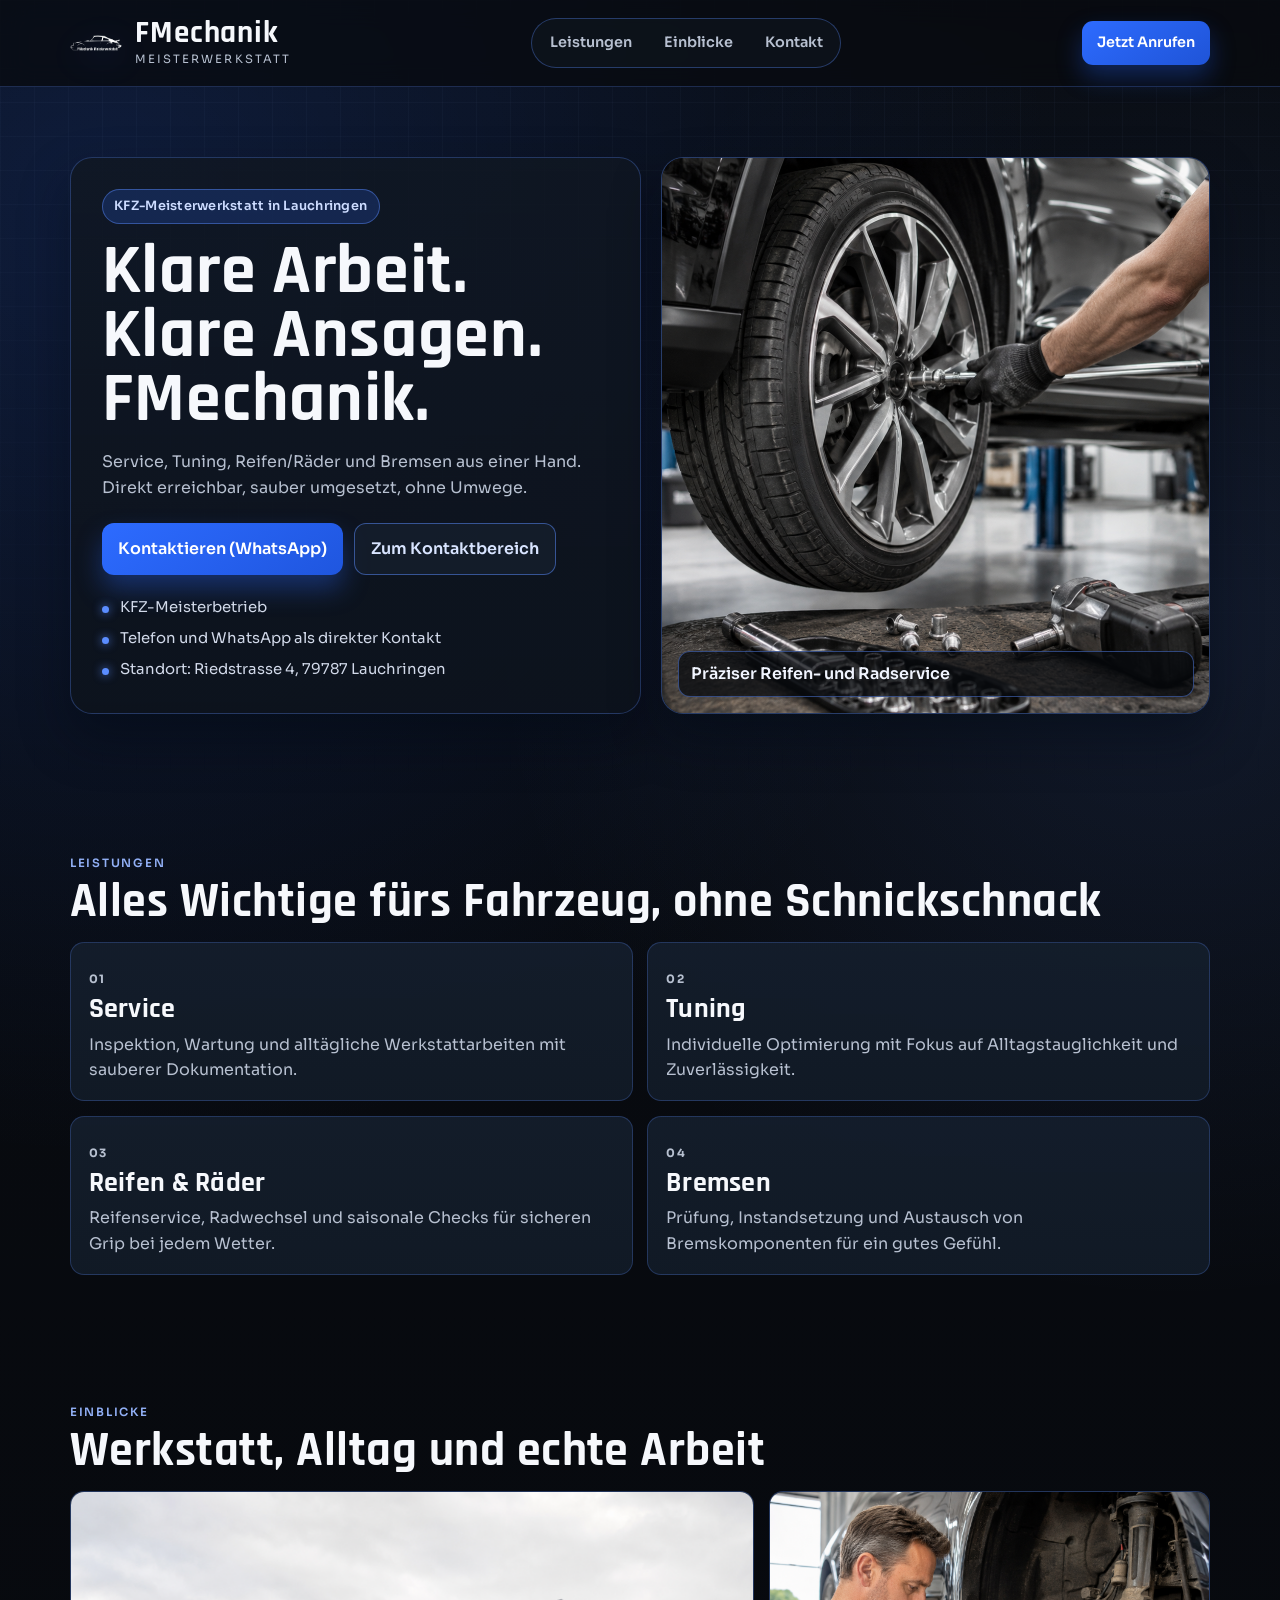
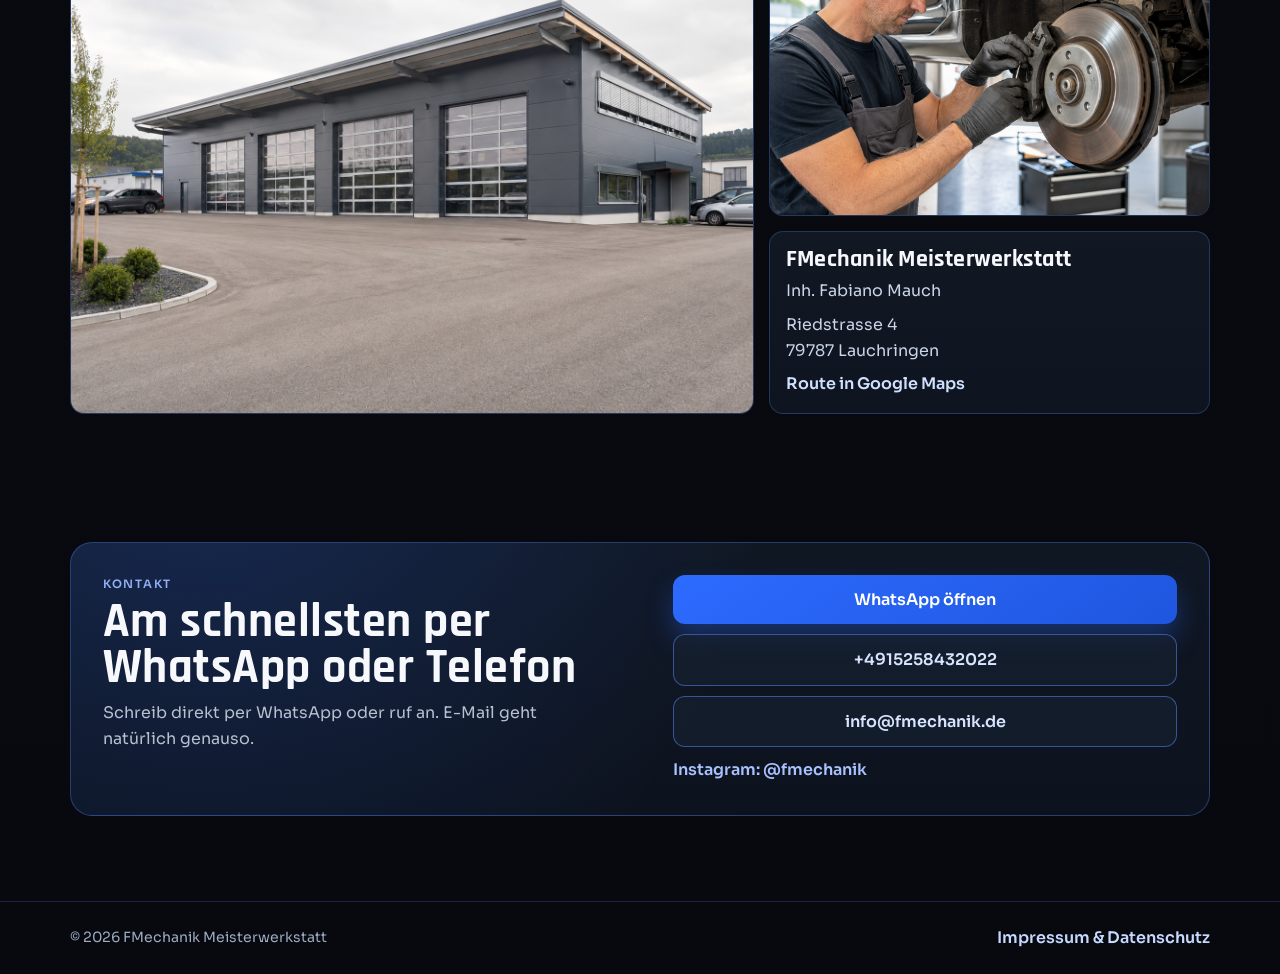
<file: index.html>
<!doctype html>
<html lang="de">
<head>
  <meta charset="utf-8">
  <meta name="viewport" content="width=device-width, initial-scale=1">
  <title>FMechanik Meisterwerkstatt | Lauchringen</title>
  <meta name="description" content="FMechanik Meisterwerkstatt in Lauchringen: Service, Tuning, Reifen/R&auml;der und Bremsen. Inh. Fabiano Mauch.">
  <meta name="theme-color" content="#0a0d12">
  <meta property="og:title" content="FMechanik Meisterwerkstatt">
  <meta property="og:description" content="KFZ-Meisterwerkstatt in Lauchringen: Service, Tuning, Reifen/R&auml;der, Bremsen.">
  <meta property="og:type" content="website">
  <meta property="og:locale" content="de_DE">
  <meta property="og:url" content="https://www.fmechanik.de/">
  <link rel="canonical" href="https://www.fmechanik.de/">
  <meta name="twitter:card" content="summary_large_image">
  <meta name="twitter:title" content="FMechanik Meisterwerkstatt">
  <meta name="twitter:description" content="KFZ-Meisterwerkstatt in Lauchringen: Service, Tuning, Reifen/R&auml;der, Bremsen.">
  <link rel="icon" type="image/png" href="/assets/fmechanik_logo_only_transparent.png">
  <link rel="alternate icon" type="image/svg+xml" href="/assets/favicon.svg">
  <link rel="preconnect" href="https://fonts.googleapis.com">
  <link rel="preconnect" href="https://fonts.gstatic.com" crossorigin>
  <link href="https://fonts.googleapis.com/css2?family=Rajdhani:wght@600;700&family=Sora:wght@400;500;600;700&display=swap" rel="stylesheet">
  <link rel="stylesheet" href="/styles.css">
  <script type="application/ld+json">
    {
      "@context": "https://schema.org",
      "@type": "AutoRepair",
      "name": "FMechanik Meisterwerkstatt",
      "url": "https://www.fmechanik.de",
      "telephone": "+4915258432022",
      "email": "info@fmechanik.de",
      "address": {
        "@type": "PostalAddress",
        "streetAddress": "Riedstrasse 4",
        "addressLocality": "Lauchringen",
        "postalCode": "79787",
        "addressCountry": "DE"
      },
      "founder": {
        "@type": "Person",
        "name": "Fabiano Mauch"
      },
      "sameAs": [
        "https://www.instagram.com/fmechanik/"
      ]
    }
  </script>
</head>
<body>
  <div class="ambient-lines" aria-hidden="true"></div>

  <header class="site-header">
    <div class="container nav-wrap">
      <a class="brand" href="#start" aria-label="Startseite FMechanik">
        <img class="brand-logo" src="/assets/fmechanik_logo_only_transparent.png" alt="FMechanik Logo">
        <span class="brand-copy">
          <span class="brand-text">FMechanik</span>
          <span class="brand-sub">Meisterwerkstatt</span>
        </span>
      </a>

      <nav class="main-nav" aria-label="Hauptnavigation">
        <a href="#leistungen">Leistungen</a>
        <a href="#einblicke">Einblicke</a>
        <a href="#kontakt">Kontakt</a>
      </nav>

      <a class="header-phone" href="tel:+4915258432022">Jetzt Anrufen</a>
    </div>
  </header>

  <main id="start">
    <section class="hero container">
      <div class="hero-grid">
        <div class="hero-copy">
          <p class="eyebrow">KFZ-Meisterwerkstatt in Lauchringen</p>
          <h1>Klare Arbeit. Klare Ansagen. FMechanik.</h1>
          <p class="lead">
            Service, Tuning, Reifen/R&auml;der und Bremsen aus einer Hand.
            Direkt erreichbar, sauber umgesetzt, ohne Umwege.
          </p>

          <div class="hero-actions">
            <a class="btn btn-primary" href="https://wa.me/4915258432022?text=Guten%20Tag%20Fmechanik%2C%20ich%20habe%20folgendes%20problem%20mit%20dem%20auto%3A%20" target="_blank" rel="noopener noreferrer">Kontaktieren (WhatsApp)</a>
            <a class="btn btn-ghost" href="#kontakt">Zum Kontaktbereich</a>
          </div>

          <ul class="hero-points" aria-label="Vorteile">
            <li>KFZ-Meisterbetrieb</li>
            <li>Telefon und WhatsApp als direkter Kontakt</li>
            <li>Standort: Riedstrasse 4, 79787 Lauchringen</li>
          </ul>
        </div>

        <figure class="hero-media">
          <img src="/assets/reifen-service.png" alt="Reifenservice mit Drehmomentschl&uuml;ssel in der Werkstatt" loading="eager">
          <figcaption>Pr&auml;ziser Reifen- und Radservice</figcaption>
        </figure>
      </div>
    </section>

    <section id="leistungen" class="section container">
      <div class="section-head">
        <p class="section-kicker">Leistungen</p>
        <h2>Alles Wichtige f&uuml;rs Fahrzeug, ohne Schnickschnack</h2>
      </div>

      <div class="service-grid">
        <article class="service-card">
          <p class="service-index">01</p>
          <h3>Service</h3>
          <p>Inspektion, Wartung und allt&auml;gliche Werkstattarbeiten mit sauberer Dokumentation.</p>
        </article>

        <article class="service-card">
          <p class="service-index">02</p>
          <h3>Tuning</h3>
          <p>Individuelle Optimierung mit Fokus auf Alltagstauglichkeit und Zuverl&auml;ssigkeit.</p>
        </article>

        <article class="service-card">
          <p class="service-index">03</p>
          <h3>Reifen &amp; R&auml;der</h3>
          <p>Reifenservice, Radwechsel und saisonale Checks f&uuml;r sicheren Grip bei jedem Wetter.</p>
        </article>

        <article class="service-card">
          <p class="service-index">04</p>
          <h3>Bremsen</h3>
          <p>Pr&uuml;fung, Instandsetzung und Austausch von Bremskomponenten f&uuml;r ein gutes Gef&uuml;hl.</p>
        </article>
      </div>
    </section>

    <section id="einblicke" class="section container">
      <div class="section-head">
        <p class="section-kicker">Einblicke</p>
        <h2>Werkstatt, Alltag und echte Arbeit</h2>
      </div>

      <div class="photo-layout">
        <figure class="photo-card photo-card-wide">
          <img src="/assets/werkstatt-aussen.png" alt="Au&szlig;enansicht der FMechanik Werkstatt" loading="lazy">
          <figcaption>Standort in Lauchringen</figcaption>
        </figure>

        <figure class="photo-card">
          <img src="/assets/bremsen-service.png" alt="Bremsenservice durch Mechaniker" loading="lazy">
          <figcaption>Bremsenservice</figcaption>
        </figure>

        <article class="info-card">
          <h3>FMechanik Meisterwerkstatt</h3>
          <p>Inh. Fabiano Mauch</p>
          <p>Riedstrasse 4<br>79787 Lauchringen</p>
          <a href="https://maps.google.com/?q=Riedstrasse+4,+79787+Lauchringen" target="_blank" rel="noopener noreferrer">Route in Google Maps</a>
        </article>
      </div>
    </section>

    <section id="kontakt" class="section contact-section">
      <div class="container contact-shell">
        <div>
          <p class="section-kicker">Kontakt</p>
          <h2>Am schnellsten per WhatsApp oder Telefon</h2>
          <p class="contact-copy">
            Schreib direkt per WhatsApp oder ruf an. E-Mail geht nat&uuml;rlich genauso.
          </p>
        </div>

        <div class="contact-actions">
          <a class="btn btn-primary" href="https://wa.me/4915258432022?text=Guten%20Tag%20Fmechanik%2C%20ich%20habe%20folgendes%20problem%20mit%20dem%20auto%3A%20" target="_blank" rel="noopener noreferrer">WhatsApp &ouml;ffnen</a>
          <a class="btn btn-ghost" href="tel:+4915258432022">+4915258432022</a>
          <a class="btn btn-ghost" href="mailto:info@fmechanik.de">info@fmechanik.de</a>
          <a class="contact-link" href="https://www.instagram.com/fmechanik/" target="_blank" rel="noopener noreferrer">Instagram: @fmechanik</a>
        </div>
      </div>
    </section>
  </main>

  <footer class="site-footer">
    <div class="container footer-wrap">
      <p>&copy; <span id="year"></span> FMechanik Meisterwerkstatt</p>
      <a href="/rechtliches/">Impressum &amp; Datenschutz</a>
    </div>
  </footer>

  <script>
    document.getElementById("year").textContent = new Date().getFullYear();
  </script>
</body>
</html>
</file>
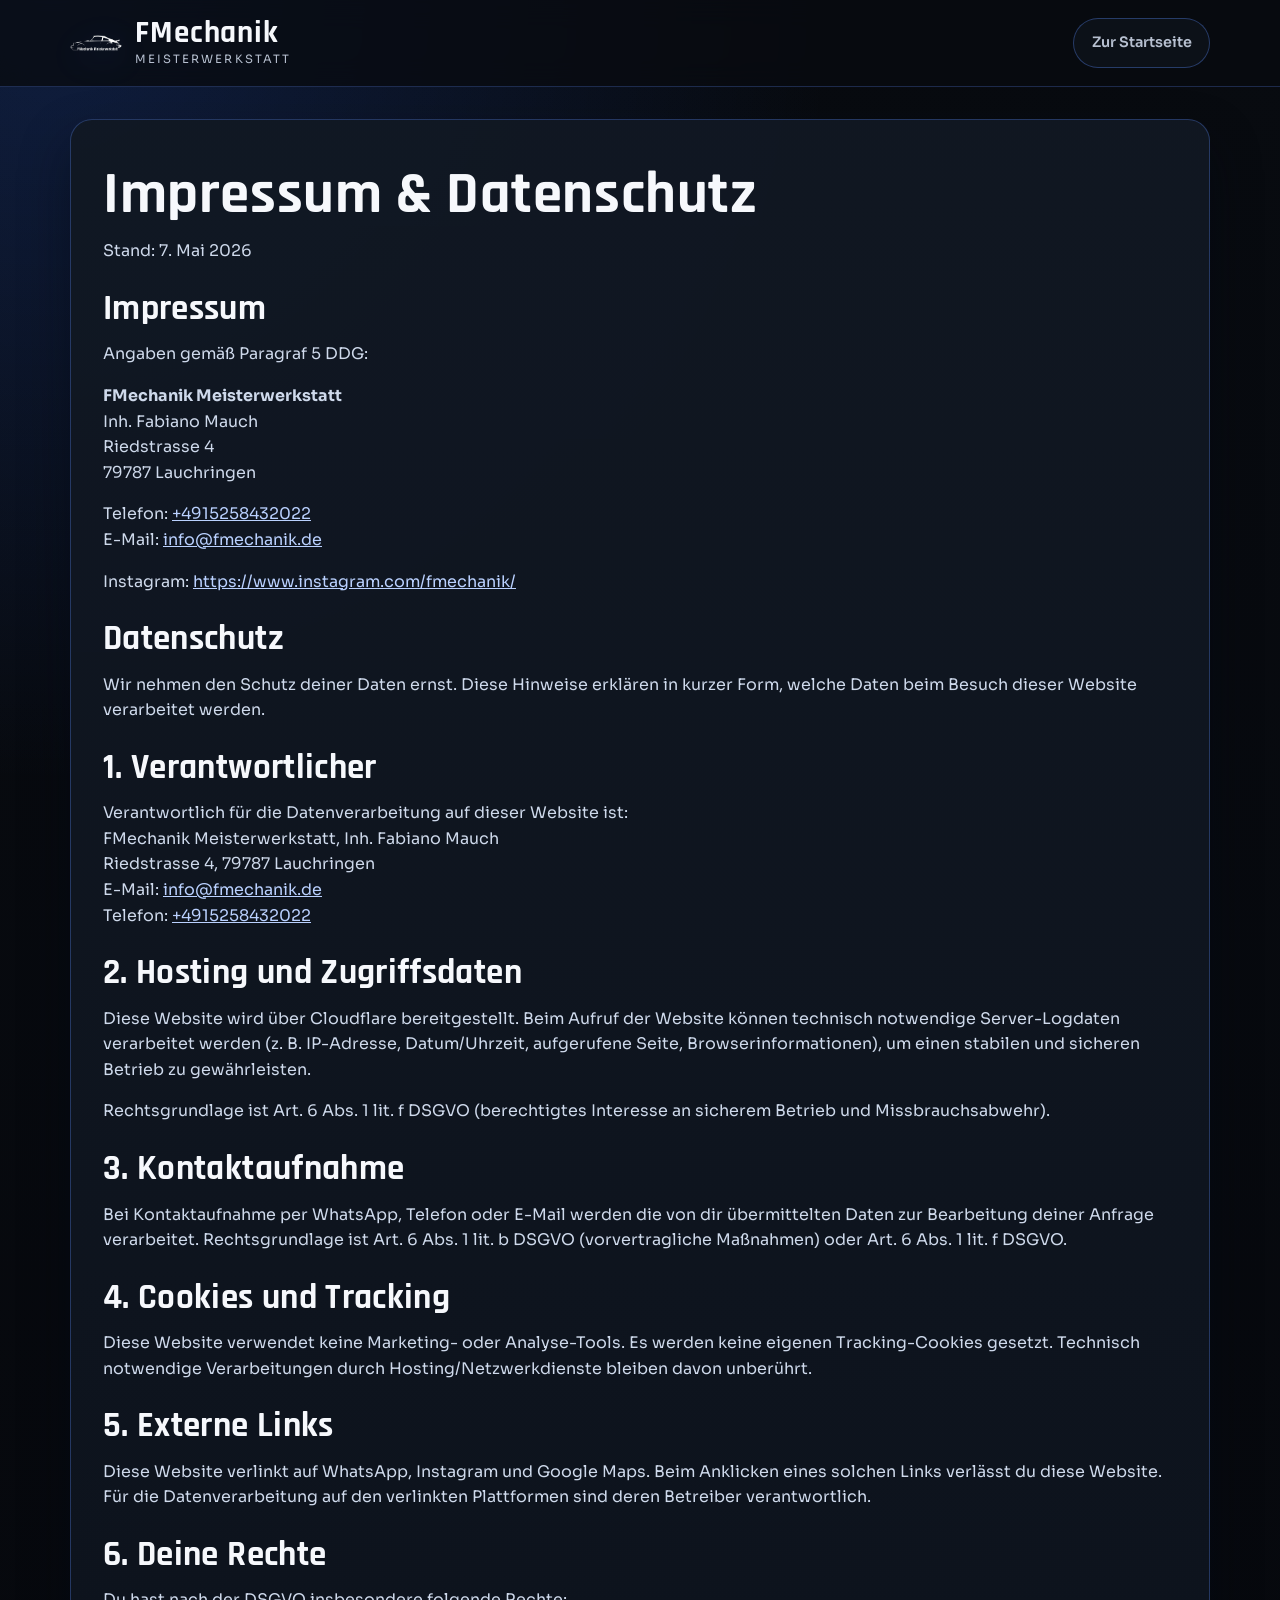
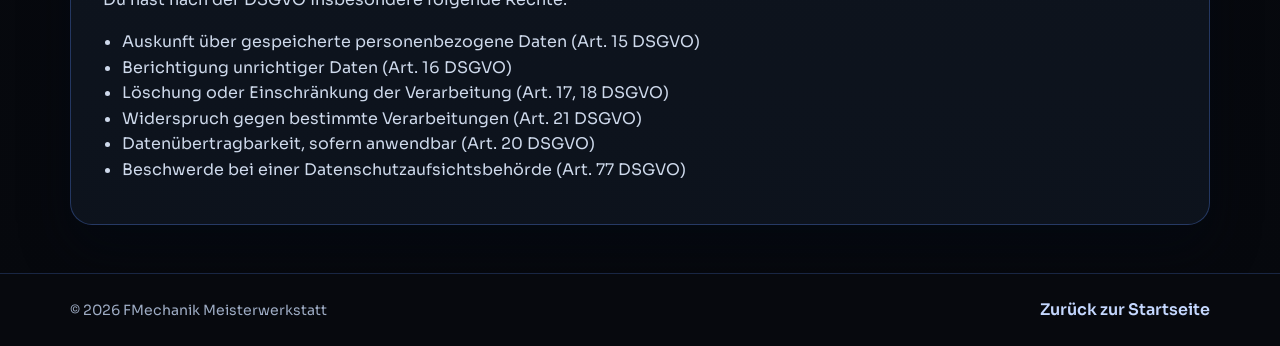
<file: rechtliches/index.html>
<!doctype html>
<html lang="de">
<head>
  <meta charset="utf-8">
  <meta name="viewport" content="width=device-width, initial-scale=1">
  <title>Impressum & Datenschutz | FMechanik</title>
  <meta name="description" content="Impressum und Datenschutzhinweise der FMechanik Meisterwerkstatt in Lauchringen.">
  <link rel="canonical" href="https://www.fmechanik.de/rechtliches/">
  <link rel="icon" type="image/png" href="/assets/fmechanik_logo_only_transparent.png">
  <link rel="alternate icon" type="image/svg+xml" href="/assets/favicon.svg">
  <link rel="preconnect" href="https://fonts.googleapis.com">
  <link rel="preconnect" href="https://fonts.gstatic.com" crossorigin>
  <link href="https://fonts.googleapis.com/css2?family=Rajdhani:wght@600;700&family=Sora:wght@400;500;600;700&display=swap" rel="stylesheet">
  <link rel="stylesheet" href="/styles.css">
</head>
<body class="legal-page">
  <header class="site-header">
    <div class="container nav-wrap">
      <a class="brand" href="/" aria-label="Zur Startseite">
        <img class="brand-logo" src="/assets/fmechanik_logo_only_transparent.png" alt="FMechanik Logo">
        <span class="brand-copy">
          <span class="brand-text">FMechanik</span>
          <span class="brand-sub">Meisterwerkstatt</span>
        </span>
      </a>
      <nav class="main-nav" aria-label="Navigation">
        <a href="/">Zur Startseite</a>
      </nav>
    </div>
  </header>

  <main class="legal-main container">
    <article class="legal-card">
      <h1>Impressum &amp; Datenschutz</h1>
      <p>Stand: 7. Mai 2026</p>

      <h2>Impressum</h2>
      <p>Angaben gem&auml;&szlig; Paragraf 5 DDG:</p>
      <p>
        <strong>FMechanik Meisterwerkstatt</strong><br>
        Inh. Fabiano Mauch<br>
        Riedstrasse 4<br>
        79787 Lauchringen
      </p>
      <p>
        Telefon: <a href="tel:+4915258432022">+4915258432022</a><br>
        E-Mail: <a href="mailto:info@fmechanik.de">info@fmechanik.de</a>
      </p>
      <p>
        Instagram: <a href="https://www.instagram.com/fmechanik/" target="_blank" rel="noopener noreferrer">https://www.instagram.com/fmechanik/</a>
      </p>

      <h2>Datenschutz</h2>
      <p>
        Wir nehmen den Schutz deiner Daten ernst. Diese Hinweise erkl&auml;ren in kurzer Form, welche Daten beim Besuch dieser Website verarbeitet werden.
      </p>

      <h2>1. Verantwortlicher</h2>
      <p>
        Verantwortlich f&uuml;r die Datenverarbeitung auf dieser Website ist:<br>
        FMechanik Meisterwerkstatt, Inh. Fabiano Mauch<br>
        Riedstrasse 4, 79787 Lauchringen<br>
        E-Mail: <a href="mailto:info@fmechanik.de">info@fmechanik.de</a><br>
        Telefon: <a href="tel:+4915258432022">+4915258432022</a>
      </p>

      <h2>2. Hosting und Zugriffsdaten</h2>
      <p>
        Diese Website wird &uuml;ber Cloudflare bereitgestellt. Beim Aufruf der Website k&ouml;nnen technisch notwendige Server-Logdaten verarbeitet werden (z. B. IP-Adresse, Datum/Uhrzeit, aufgerufene Seite, Browserinformationen), um einen stabilen und sicheren Betrieb zu gew&auml;hrleisten.
      </p>
      <p>
        Rechtsgrundlage ist Art. 6 Abs. 1 lit. f DSGVO (berechtigtes Interesse an sicherem Betrieb und Missbrauchsabwehr).
      </p>

      <h2>3. Kontaktaufnahme</h2>
      <p>
        Bei Kontaktaufnahme per WhatsApp, Telefon oder E-Mail werden die von dir &uuml;bermittelten Daten zur Bearbeitung deiner Anfrage verarbeitet. Rechtsgrundlage ist Art. 6 Abs. 1 lit. b DSGVO (vorvertragliche Ma&szlig;nahmen) oder Art. 6 Abs. 1 lit. f DSGVO.
      </p>

      <h2>4. Cookies und Tracking</h2>
      <p>
        Diese Website verwendet keine Marketing- oder Analyse-Tools. Es werden keine eigenen Tracking-Cookies gesetzt. Technisch notwendige Verarbeitungen durch Hosting/Netzwerkdienste bleiben davon unber&uuml;hrt.
      </p>

      <h2>5. Externe Links</h2>
      <p>
        Diese Website verlinkt auf WhatsApp, Instagram und Google Maps. Beim Anklicken eines solchen Links verl&auml;sst du diese Website. F&uuml;r die Datenverarbeitung auf den verlinkten Plattformen sind deren Betreiber verantwortlich.
      </p>

      <h2>6. Deine Rechte</h2>
      <p>Du hast nach der DSGVO insbesondere folgende Rechte:</p>
      <ul>
        <li>Auskunft &uuml;ber gespeicherte personenbezogene Daten (Art. 15 DSGVO)</li>
        <li>Berichtigung unrichtiger Daten (Art. 16 DSGVO)</li>
        <li>L&ouml;schung oder Einschr&auml;nkung der Verarbeitung (Art. 17, 18 DSGVO)</li>
        <li>Widerspruch gegen bestimmte Verarbeitungen (Art. 21 DSGVO)</li>
        <li>Daten&uuml;bertragbarkeit, sofern anwendbar (Art. 20 DSGVO)</li>
        <li>Beschwerde bei einer Datenschutzaufsichtsbeh&ouml;rde (Art. 77 DSGVO)</li>
      </ul>

     
    </article>
  </main>

  <footer class="site-footer">
    <div class="container footer-wrap">
      <p>&copy; <span id="year"></span> FMechanik Meisterwerkstatt</p>
      <a href="/">Zur&uuml;ck zur Startseite</a>
    </div>
  </footer>

  <script>
    document.getElementById("year").textContent = new Date().getFullYear();
  </script>
</body>
</html>
</file>
<file: styles.css>
:root {
  --bg: #080b10;
  --bg-soft: #0f141d;
  --surface: #121a26;
  --surface-2: #192436;
  --text: #f6f8fc;
  --text-soft: #b7c0d0;
  --line: #24354f;
  --blue: #2d6bff;
  --blue-soft: #5b8dff;
  --white: #ffffff;
  --radius-lg: 22px;
  --radius-md: 14px;
  --shadow: 0 24px 50px rgba(2, 8, 20, 0.45);
}

*,
*::before,
*::after {
  box-sizing: border-box;
}

html,
body {
  margin: 0;
  padding: 0;
}

body {
  font-family: "Sora", sans-serif;
  color: var(--text);
  background:
    radial-gradient(circle at 8% 8%, rgba(45, 107, 255, 0.18) 0%, rgba(45, 107, 255, 0) 36%),
    radial-gradient(circle at 92% 24%, rgba(91, 141, 255, 0.12) 0%, rgba(91, 141, 255, 0) 30%),
    linear-gradient(180deg, #080b10 0%, #07090e 100%);
  line-height: 1.6;
}

.ambient-lines {
  position: fixed;
  inset: 0;
  pointer-events: none;
  z-index: -1;
  background-image:
    linear-gradient(to right, rgba(146, 169, 214, 0.07) 1px, transparent 1px),
    linear-gradient(to bottom, rgba(146, 169, 214, 0.07) 1px, transparent 1px);
  background-size: 34px 34px;
  mask-image: linear-gradient(180deg, rgba(0, 0, 0, 0.6), transparent 90%);
}

img {
  max-width: 100%;
  height: auto;
}

.container {
  width: min(1140px, calc(100% - 2.2rem));
  margin: 0 auto;
}

.site-header {
  position: sticky;
  top: 0;
  z-index: 30;
  backdrop-filter: blur(14px);
  background: rgba(8, 11, 16, 0.78);
  border-bottom: 1px solid rgba(91, 141, 255, 0.25);
}

.nav-wrap {
  min-height: 86px;
  display: flex;
  align-items: center;
  justify-content: space-between;
  gap: 1rem;
}

.brand {
  display: inline-flex;
  align-items: center;
  gap: 0.8rem;
  text-decoration: none;
  color: inherit;
}

.brand-logo {
  width: 52px;
  height: 52px;
  object-fit: contain;
  filter: drop-shadow(0 8px 16px rgba(45, 107, 255, 0.4));
}

.brand-copy {
  display: grid;
  gap: 0.05rem;
}

.brand-text {
  font-family: "Rajdhani", sans-serif;
  font-size: 1.95rem;
  line-height: 1;
  letter-spacing: 0.03em;
  font-weight: 700;
}

.brand-sub {
  font-size: 0.72rem;
  letter-spacing: 0.18em;
  text-transform: uppercase;
  color: var(--text-soft);
}

.main-nav {
  display: inline-flex;
  align-items: center;
  gap: 0.45rem;
  padding: 0.3rem;
  border: 1px solid rgba(91, 141, 255, 0.35);
  border-radius: 999px;
  background: rgba(15, 20, 29, 0.75);
}

.main-nav a {
  text-decoration: none;
  color: var(--text-soft);
  font-weight: 600;
  font-size: 0.9rem;
  padding: 0.45rem 0.78rem;
  border-radius: 999px;
  transition: color 180ms ease, background-color 180ms ease;
}

.main-nav a:hover,
.main-nav a:focus-visible {
  color: var(--white);
  background: rgba(45, 107, 255, 0.28);
  outline: none;
}

.header-phone {
  text-decoration: none;
  color: var(--white);
  font-weight: 600;
  font-size: 0.9rem;
  padding: 0.65rem 0.95rem;
  border-radius: 11px;
  background: linear-gradient(145deg, var(--blue) 0%, #1f54d7 100%);
  box-shadow: 0 12px 24px rgba(28, 76, 194, 0.42);
}

.hero {
  padding-top: clamp(2.6rem, 6vw, 4.4rem);
  padding-bottom: clamp(2.6rem, 6vw, 4.8rem);
}

.hero-grid {
  display: grid;
  grid-template-columns: 1.04fr 1fr;
  gap: 1.3rem;
  align-items: stretch;
}

.hero-copy {
  background: linear-gradient(180deg, rgba(16, 23, 34, 0.85) 0%, rgba(13, 19, 29, 0.95) 100%);
  border: 1px solid rgba(91, 141, 255, 0.3);
  border-radius: var(--radius-lg);
  padding: clamp(1.2rem, 2.4vw, 2.2rem);
  box-shadow: var(--shadow);
}

.eyebrow {
  margin: 0;
  display: inline-flex;
  padding: 0.38rem 0.72rem;
  border-radius: 999px;
  background: rgba(45, 107, 255, 0.2);
  border: 1px solid rgba(91, 141, 255, 0.45);
  color: #cddcff;
  font-size: 0.8rem;
  font-weight: 600;
  letter-spacing: 0.02em;
}

h1,
h2,
h3 {
  margin: 0;
  font-family: "Rajdhani", sans-serif;
  line-height: 1;
  letter-spacing: 0.01em;
}

h1 {
  margin-top: 1rem;
  font-size: clamp(2.2rem, 7vw, 4.35rem);
  line-height: 0.92;
}

h2 {
  font-size: clamp(1.9rem, 4.3vw, 3rem);
  line-height: 0.95;
}

h3 {
  font-size: 1.75rem;
  line-height: 0.95;
}

.lead {
  margin: 1.1rem 0 0;
  color: var(--text-soft);
  max-width: 56ch;
}

.hero-actions {
  margin-top: 1.4rem;
  display: flex;
  flex-wrap: wrap;
  gap: 0.72rem;
}

.btn {
  display: inline-flex;
  align-items: center;
  justify-content: center;
  text-decoration: none;
  border-radius: 12px;
  min-height: 46px;
  padding: 0.75rem 1rem;
  font-weight: 600;
  transition: transform 170ms ease;
}

.btn:hover,
.btn:focus-visible {
  transform: translateY(-1px);
  outline: none;
}

.btn-primary {
  color: var(--white);
  background: linear-gradient(145deg, #2d6bff 0%, #1f56df 100%);
  box-shadow: 0 14px 26px rgba(37, 84, 203, 0.44);
}

.btn-ghost {
  color: #d8e4ff;
  border: 1px solid rgba(91, 141, 255, 0.5);
  background: rgba(23, 32, 48, 0.72);
}

.hero-points {
  margin: 1.35rem 0 0;
  padding: 0;
  list-style: none;
  display: grid;
  gap: 0.45rem;
}

.hero-points li {
  position: relative;
  padding-left: 1.15rem;
  color: #d2daea;
  font-size: 0.93rem;
}

.hero-points li::before {
  content: "";
  position: absolute;
  left: 0;
  top: 0.6rem;
  width: 7px;
  height: 7px;
  border-radius: 999px;
  background: var(--blue-soft);
  box-shadow: 0 0 10px rgba(91, 141, 255, 0.9);
}

.hero-media {
  margin: 0;
  border-radius: var(--radius-lg);
  overflow: hidden;
  border: 1px solid rgba(91, 141, 255, 0.34);
  box-shadow: var(--shadow);
  position: relative;
  background: #0e131c;
}

.hero-media img {
  width: 100%;
  height: 100%;
  display: block;
  object-fit: cover;
  min-height: 420px;
}

.hero-media figcaption {
  position: absolute;
  left: 0.95rem;
  right: 0.95rem;
  bottom: 0.95rem;
  border-radius: 12px;
  padding: 0.6rem 0.8rem;
  font-weight: 600;
  color: #f1f5ff;
  background: rgba(7, 10, 14, 0.75);
  border: 1px solid rgba(91, 141, 255, 0.45);
}

.section {
  padding: clamp(2.2rem, 5vw, 4rem) 0;
}

.section-head {
  margin-bottom: 1.05rem;
}

.section-kicker {
  margin: 0 0 0.45rem;
  text-transform: uppercase;
  letter-spacing: 0.15em;
  font-size: 0.72rem;
  color: #91aff5;
  font-weight: 600;
}

.service-grid {
  display: grid;
  grid-template-columns: repeat(2, minmax(0, 1fr));
  gap: 0.92rem;
}

.service-card {
  border-radius: var(--radius-md);
  padding: 1.1rem;
  background: linear-gradient(180deg, rgba(20, 30, 44, 0.94) 0%, rgba(17, 26, 38, 0.98) 100%);
  border: 1px solid rgba(91, 141, 255, 0.25);
}

.service-index {
  margin: 0;
  font-size: 0.72rem;
  letter-spacing: 0.16em;
  font-weight: 700;
  color: #9db7f7;
}

.service-card h3 {
  margin-top: 0.5rem;
}

.service-card p {
  margin: 0.55rem 0 0;
  color: var(--text-soft);
}

.photo-layout {
  display: grid;
  grid-template-columns: 1.55fr 1fr;
  gap: 0.95rem;
}

.photo-card,
.info-card {
  margin: 0;
  border-radius: var(--radius-md);
  overflow: hidden;
  border: 1px solid rgba(91, 141, 255, 0.27);
  background: linear-gradient(180deg, rgba(18, 25, 36, 0.96) 0%, rgba(15, 21, 32, 0.98) 100%);
}

.photo-card-wide {
  grid-row: span 2;
}

.photo-card img {
  width: 100%;
  height: 100%;
  display: block;
  object-fit: cover;
  aspect-ratio: 16 / 10;
}

.photo-card figcaption {
  padding: 0.7rem 0.85rem;
  color: #d6def0;
  font-weight: 600;
}

.info-card {
  padding: 1rem;
  display: grid;
  align-content: center;
  gap: 0.5rem;
}

.info-card h3 {
  font-size: 1.5rem;
}

.info-card p {
  margin: 0;
  color: #cad5e8;
}

.info-card a {
  color: #cfe0ff;
  font-weight: 600;
  text-decoration: none;
}

.info-card a:hover,
.info-card a:focus-visible {
  color: var(--white);
  text-decoration: underline;
  outline: none;
}

.contact-section {
  padding-bottom: clamp(2.9rem, 7vw, 5.3rem);
}

.contact-shell {
  border-radius: var(--radius-lg);
  border: 1px solid rgba(91, 141, 255, 0.34);
  background:
    radial-gradient(circle at 12% -30%, rgba(45, 107, 255, 0.2) 0%, transparent 52%),
    linear-gradient(180deg, rgba(17, 25, 38, 0.95) 0%, rgba(13, 19, 30, 0.98) 100%);
  padding: clamp(1rem, 2.5vw, 2rem);
  display: grid;
  grid-template-columns: 1.1fr 1fr;
  gap: 1rem;
}

.contact-copy {
  margin: 0.55rem 0 0;
  color: var(--text-soft);
  max-width: 42ch;
}

.contact-actions {
  display: grid;
  gap: 0.62rem;
  align-content: center;
}

.contact-link {
  color: #a8c1ff;
  font-weight: 600;
  text-decoration: none;
}

.contact-link:hover,
.contact-link:focus-visible {
  color: var(--white);
  text-decoration: underline;
  outline: none;
}

.site-footer {
  border-top: 1px solid rgba(91, 141, 255, 0.22);
  background: rgba(7, 10, 15, 0.86);
}

.footer-wrap {
  min-height: 72px;
  display: flex;
  align-items: center;
  justify-content: space-between;
  gap: 0.9rem;
}

.footer-wrap p {
  margin: 0;
  color: #9eacc4;
  font-size: 0.88rem;
}

.footer-wrap a {
  color: #c5d8ff;
  font-weight: 600;
  text-decoration: none;
}

.footer-wrap a:hover,
.footer-wrap a:focus-visible {
  color: var(--white);
  text-decoration: underline;
  outline: none;
}

.legal-page {
  background:
    radial-gradient(circle at 4% 0%, rgba(45, 107, 255, 0.2) 0%, transparent 34%),
    linear-gradient(180deg, #080b10 0%, #06080d 100%);
}

.legal-main {
  padding: 2rem 0 3rem;
}

.legal-card {
  background: linear-gradient(180deg, rgba(17, 24, 35, 0.95) 0%, rgba(13, 19, 29, 0.98) 100%);
  border: 1px solid rgba(91, 141, 255, 0.3);
  border-radius: var(--radius-lg);
  box-shadow: var(--shadow);
  padding: clamp(1rem, 2.6vw, 2rem);
}

.legal-main h1 {
  font-size: clamp(2.1rem, 5.8vw, 3.7rem);
  margin-bottom: 0.4rem;
}

.legal-main h2 {
  margin-top: 1.75rem;
  font-size: clamp(1.6rem, 3.5vw, 2.2rem);
}

.legal-main p,
.legal-main li {
  color: #ced9eb;
}

.legal-main ul {
  margin: 0.6rem 0 0.6rem 1.2rem;
  padding: 0;
}

.legal-note {
  margin-top: 1rem;
  padding: 0.85rem 0.95rem;
  border-radius: 12px;
  background: rgba(22, 34, 51, 0.9);
  border: 1px solid rgba(91, 141, 255, 0.38);
}

a {
  color: #bad1ff;
}

a:hover,
a:focus-visible {
  color: #ffffff;
}

@media (max-width: 980px) {
  .hero-grid,
  .contact-shell,
  .photo-layout {
    grid-template-columns: 1fr;
  }

  .photo-card-wide {
    grid-row: auto;
  }

  .hero-media img {
    min-height: 310px;
  }
}

@media (max-width: 760px) {
  .service-grid {
    grid-template-columns: 1fr;
  }

  .nav-wrap {
    flex-wrap: wrap;
    justify-content: center;
    padding: 0.7rem 0;
    gap: 0.6rem;
  }

  .main-nav {
    order: 3;
    width: 100%;
    justify-content: center;
    overflow-x: auto;
    scrollbar-width: none;
  }

  .main-nav::-webkit-scrollbar {
    display: none;
  }

  .brand-logo {
    width: 48px;
    height: 48px;
  }

  .brand-text {
    font-size: 1.72rem;
  }

  .header-phone {
    font-size: 0.84rem;
    padding: 0.58rem 0.78rem;
  }

  .container {
    width: min(1140px, calc(100% - 1.3rem));
  }
}
</file>
